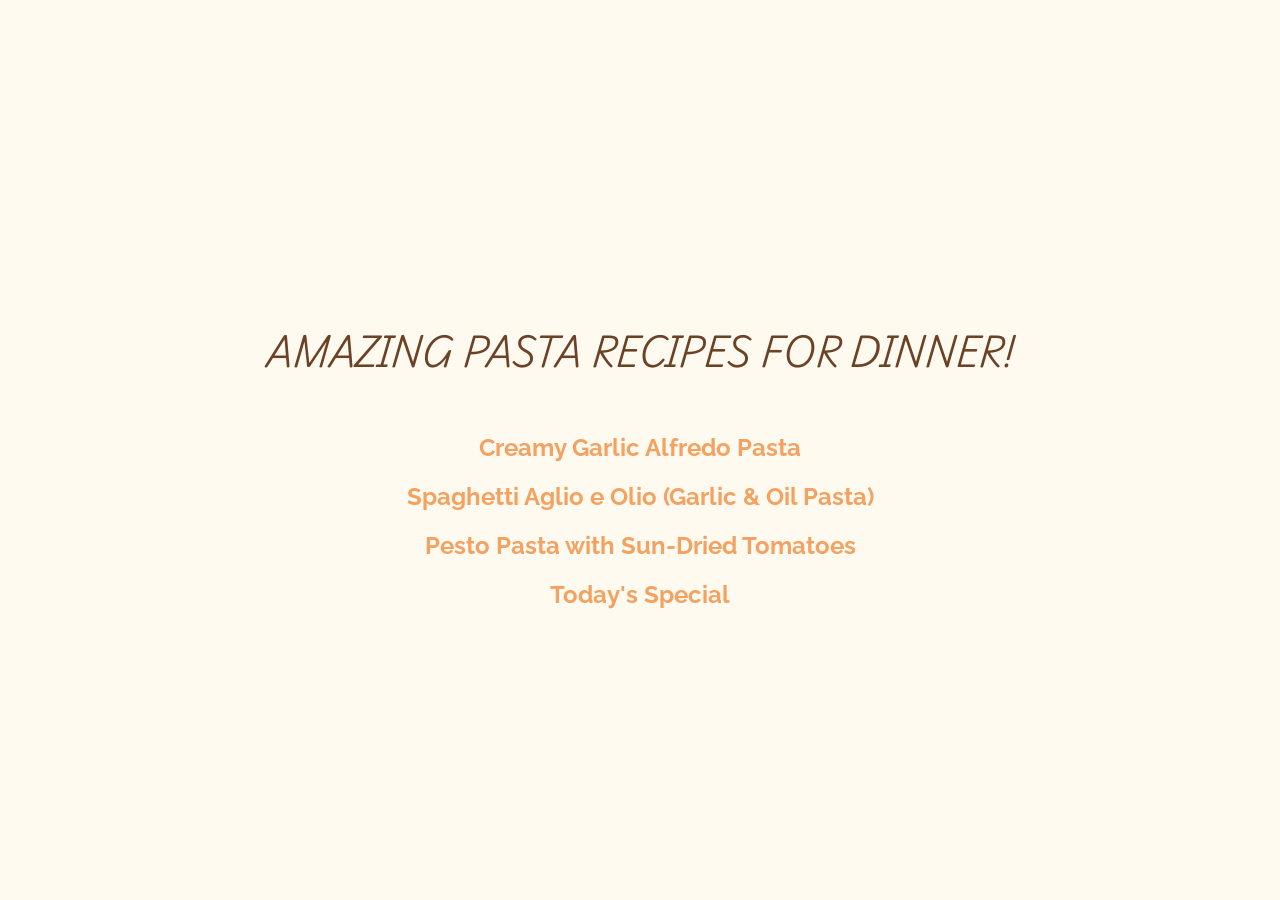
<file: index.html>
<!DOCTYPE html>
<html lang="en">
  <head>
    <meta charset="UTF-8" />
    <meta name="viewport" content="width=device-width, initial-scale=1.0" />
    <title>Luigi Mangione</title>
    <link rel="icon" type="image/png" href="./img/logo.png" />
    <link rel="stylesheet" href="./style.css" />
    <link rel="preconnect" href="https://fonts.googleapis.com" />
    <link rel="preconnect" href="https://fonts.gstatic.com" crossorigin />
    <link
      href="https://fonts.googleapis.com/css2?family=Playwrite+AU+SA:wght@100..400&family=Roboto:ital,wght@0,100..900;1,100..900&display=swap"
      rel="stylesheet"
    />
    <link rel="preconnect" href="https://fonts.googleapis.com" />
    <link rel="preconnect" href="https://fonts.gstatic.com" crossorigin />
    <link
      href="https://fonts.googleapis.com/css2?family=Raleway:ital,wght@0,100..900;1,100..900&display=swap"
      rel="stylesheet"
    />
  </head>
  <body class="homepage">
    <div class="container">
      <h1>AMAZING PASTA RECIPES FOR DINNER!</h1>
      <h2>
        <a href="./recipes/creamy_garlic_alfredo.html"
          >Creamy Garlic Alfredo Pasta</a
        >
      </h2>
      <h2>
        <a href="./recipes/spaghetti_aglio_e _olio.html"
          >Spaghetti Aglio e Olio (Garlic & Oil Pasta)</a
        >
      </h2>
      <h2>
        <a href="./recipes/perto_pasta.html"
          >Pesto Pasta with Sun-Dried Tomatoes</a
        >
      </h2>
      <h2>
        <a href="./recipes/special.html">Today's Special</a>
      </h2>
    </div>
  </body>
</html>
</file>
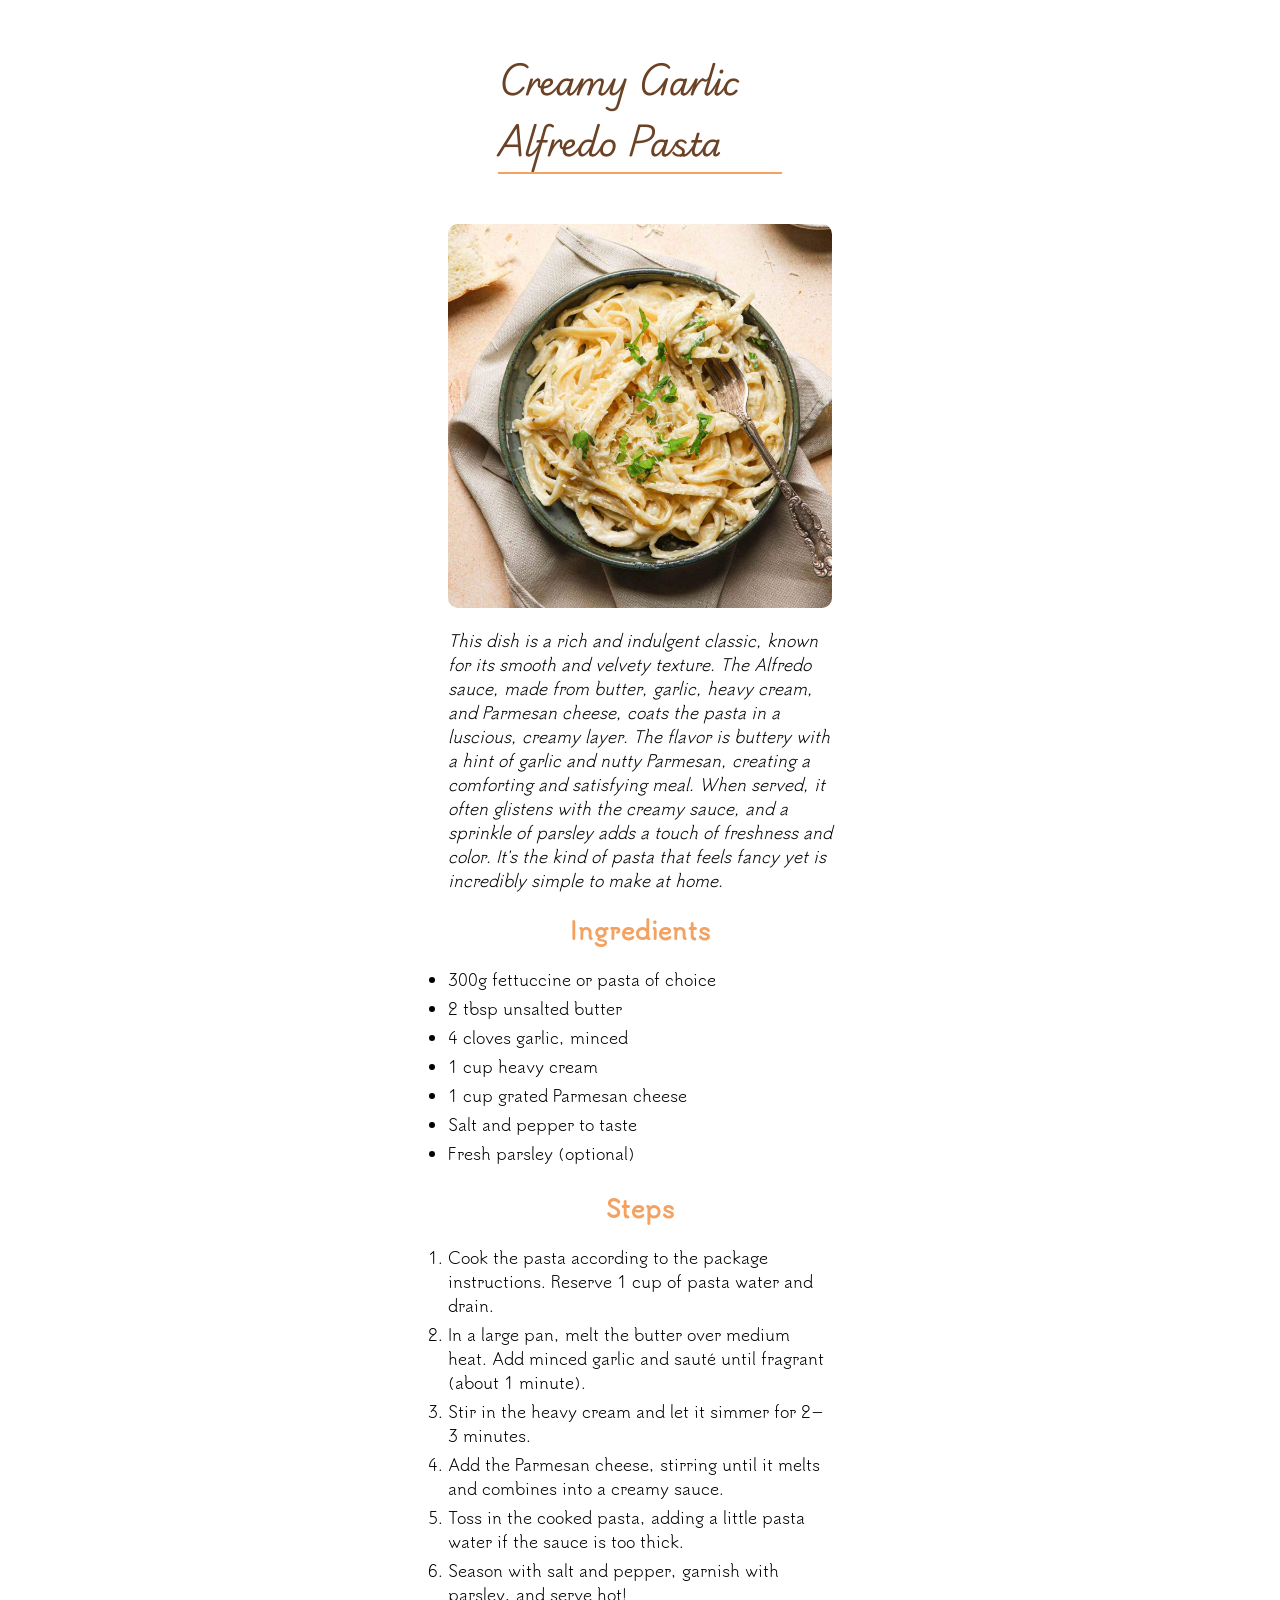
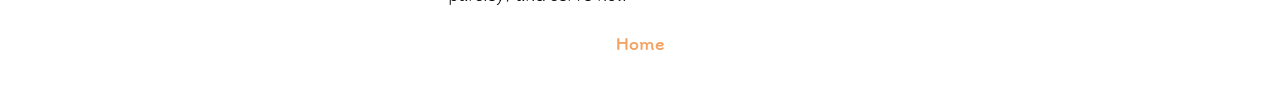
<file: recipes/creamy_garlic_alfredo.html>
<!DOCTYPE html>
<html lang="en">
  <head>
    <meta charset="UTF-8" />
    <meta name="viewport" content="width=device-width, initial-scale=1.0" />
    <title>Creamy Garlic Alfredo Pasta</title>
    <link rel="icon" type="image/x-icon" href="../img/logo.png" />
    <link rel="stylesheet" href="../style.css" />
    <link rel="preconnect" href="https://fonts.googleapis.com" />
    <link rel="preconnect" href="https://fonts.gstatic.com" crossorigin />
    <link
      href="https://fonts.googleapis.com/css2?family=Playwrite+AU+SA:wght@100..400&family=Roboto:ital,wght@0,100..900;1,100..900&display=swap"
      rel="stylesheet"
    />
    <link rel="preconnect" href="https://fonts.googleapis.com" />
    <link rel="preconnect" href="https://fonts.gstatic.com" crossorigin />
    <link
      href="https://fonts.googleapis.com/css2?family=Raleway:ital,wght@0,100..900;1,100..900&display=swap"
      rel="stylesheet"
    />
    <link rel="preconnect" href="https://fonts.googleapis.com" />
    <link rel="preconnect" href="https://fonts.gstatic.com" crossorigin />
    <link
      href="https://fonts.googleapis.com/css2?family=Tsukimi+Rounded&display=swap"
      rel="stylesheet"
    />
  </head>
  <body class="recipe-page">
    <h1>Creamy Garlic Alfredo Pasta</h1>
    <img
      src="../img/Creamy Garlic Alfredo Pasta.jpg"
      alt="image of Creamy Garlic Alfredo Pasta"
    />
    <p>
      <em
        >This dish is a rich and indulgent classic, known for its smooth and
        velvety texture. The Alfredo sauce, made from butter, garlic, heavy
        cream, and Parmesan cheese, coats the pasta in a luscious, creamy layer.
        The flavor is buttery with a hint of garlic and nutty Parmesan, creating
        a comforting and satisfying meal. When served, it often glistens with
        the creamy sauce, and a sprinkle of parsley adds a touch of freshness
        and color. It's the kind of pasta that feels fancy yet is incredibly
        simple to make at home.</em
      >
    </p>
    <h2>Ingredients</h2>
    <ul>
      <li>300g fettuccine or pasta of choice</li>
      <li>2 tbsp unsalted butter</li>
      <li>4 cloves garlic, minced</li>
      <li>1 cup heavy cream</li>
      <li>1 cup grated Parmesan cheese</li>
      <li>Salt and pepper to taste</li>
      <li>Fresh parsley (optional)</li>
    </ul>
    <h2>Steps</h2>
    <ol>
      <li>
        Cook the pasta according to the package instructions. Reserve 1 cup of
        pasta water and drain.
      </li>
      <li>
        In a large pan, melt the butter over medium heat. Add minced garlic and
        sauté until fragrant (about 1 minute).
      </li>
      <li>Stir in the heavy cream and let it simmer for 2–3 minutes.</li>
      <li>
        Add the Parmesan cheese, stirring until it melts and combines into a
        creamy sauce.
      </li>
      <li>
        Toss in the cooked pasta, adding a little pasta water if the sauce is
        too thick.
      </li>
      <li>Season with salt and pepper, garnish with parsley, and serve hot!</li>
    </ol>
    <a href="../index.html"><b>Home</b></a>
  </body>
</html>
</file>
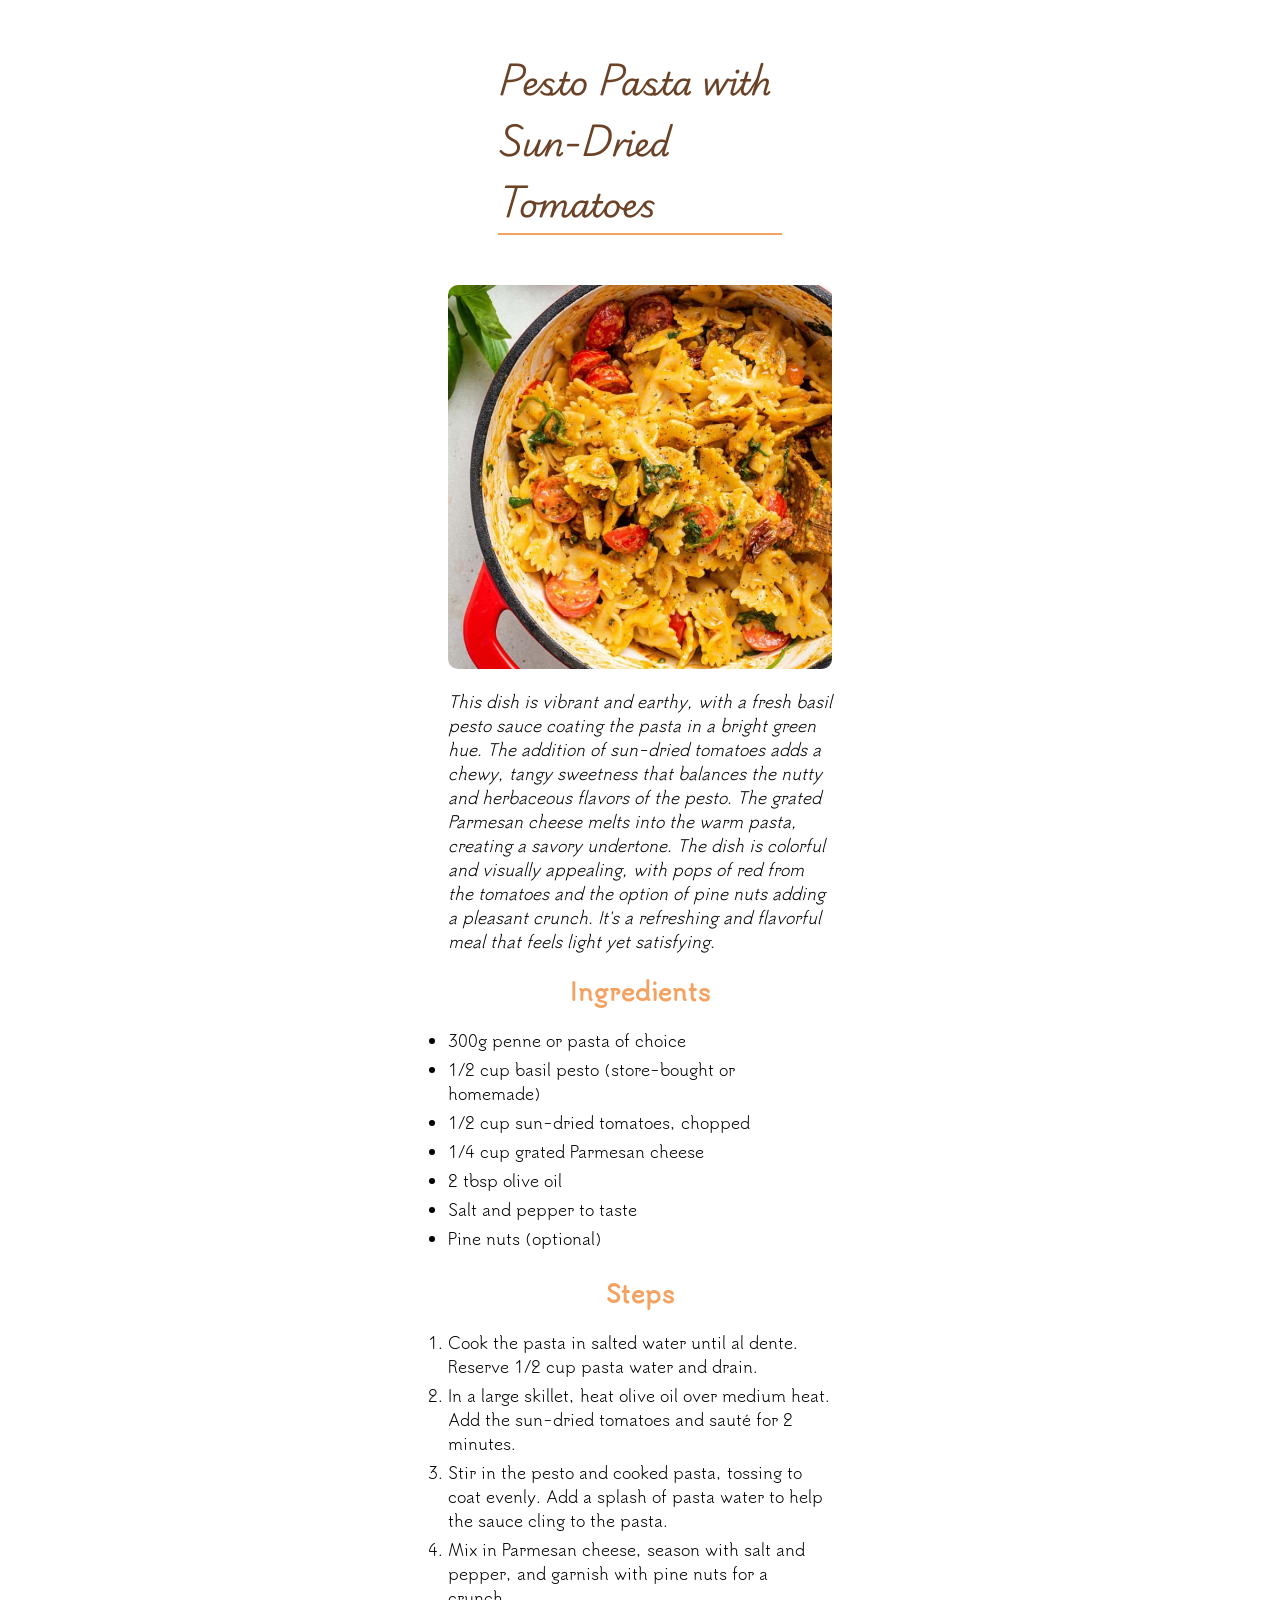
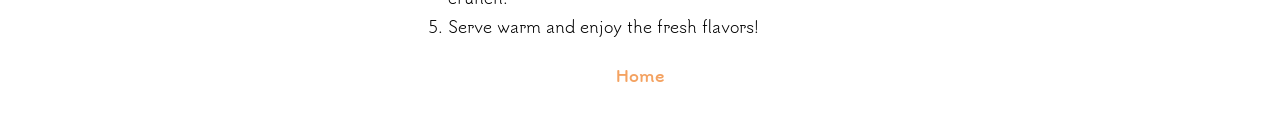
<file: recipes/perto_pasta.html>
<!DOCTYPE html>
<html lang="en">
  <head>
    <meta charset="UTF-8" />
    <meta name="viewport" content="width=device-width, initial-scale=1.0" />
    <title>Pesto Pasta with Sun-Dried Tomatoes</title>
    <link rel="icon" type="image/x-icon" href="../img/logo.png" />
    <link rel="stylesheet" href="../style.css" />
    <link rel="preconnect" href="https://fonts.googleapis.com" />
    <link rel="preconnect" href="https://fonts.gstatic.com" crossorigin />
    <link
      href="https://fonts.googleapis.com/css2?family=Playwrite+AU+SA:wght@100..400&family=Roboto:ital,wght@0,100..900;1,100..900&display=swap"
      rel="stylesheet"
    />
    <link rel="preconnect" href="https://fonts.googleapis.com" />
    <link rel="preconnect" href="https://fonts.gstatic.com" crossorigin />
    <link
      href="https://fonts.googleapis.com/css2?family=Raleway:ital,wght@0,100..900;1,100..900&display=swap"
      rel="stylesheet"
    />
    <link rel="preconnect" href="https://fonts.googleapis.com" />
    <link rel="preconnect" href="https://fonts.gstatic.com" crossorigin />
    <link
      href="https://fonts.googleapis.com/css2?family=Tsukimi+Rounded&display=swap"
      rel="stylesheet"
    />
  </head>
  <body class="recipe-page">
    <h1>Pesto Pasta with Sun-Dried Tomatoes</h1>
    <img
      src="../img/Pesto Pasta .jpg"
      alt="Image of Pesto Pasta with Sun-Dried Tomatoes"
    />
    <p>
      <em
        >This dish is vibrant and earthy, with a fresh basil pesto sauce coating
        the pasta in a bright green hue. The addition of sun-dried tomatoes adds
        a chewy, tangy sweetness that balances the nutty and herbaceous flavors
        of the pesto. The grated Parmesan cheese melts into the warm pasta,
        creating a savory undertone. The dish is colorful and visually
        appealing, with pops of red from the tomatoes and the option of pine
        nuts adding a pleasant crunch. It's a refreshing and flavorful meal that
        feels light yet satisfying.
      </em>
    </p>
    <h2>Ingredients</h2>
    <ul>
      <li>300g penne or pasta of choice</li>
      <li>1/2 cup basil pesto (store-bought or homemade)</li>
      <li>1/2 cup sun-dried tomatoes, chopped</li>
      <li>1/4 cup grated Parmesan cheese</li>
      <li>2 tbsp olive oil</li>
      <li>Salt and pepper to taste</li>
      <li>Pine nuts (optional)</li>
    </ul>
    <h2>Steps</h2>
    <ol>
      <li>
        Cook the pasta in salted water until al dente. Reserve 1/2 cup pasta
        water and drain.
      </li>
      <li>
        In a large skillet, heat olive oil over medium heat. Add the sun-dried
        tomatoes and sauté for 2 minutes.
      </li>
      <li>
        Stir in the pesto and cooked pasta, tossing to coat evenly. Add a splash
        of pasta water to help the sauce cling to the pasta.
      </li>
      <li>
        Mix in Parmesan cheese, season with salt and pepper, and garnish with
        pine nuts for a crunch.
      </li>
      <li>Serve warm and enjoy the fresh flavors!</li>
    </ol>
    <a href="../index.html"><b>Home</b></a>
  </body>
</html>
</file>
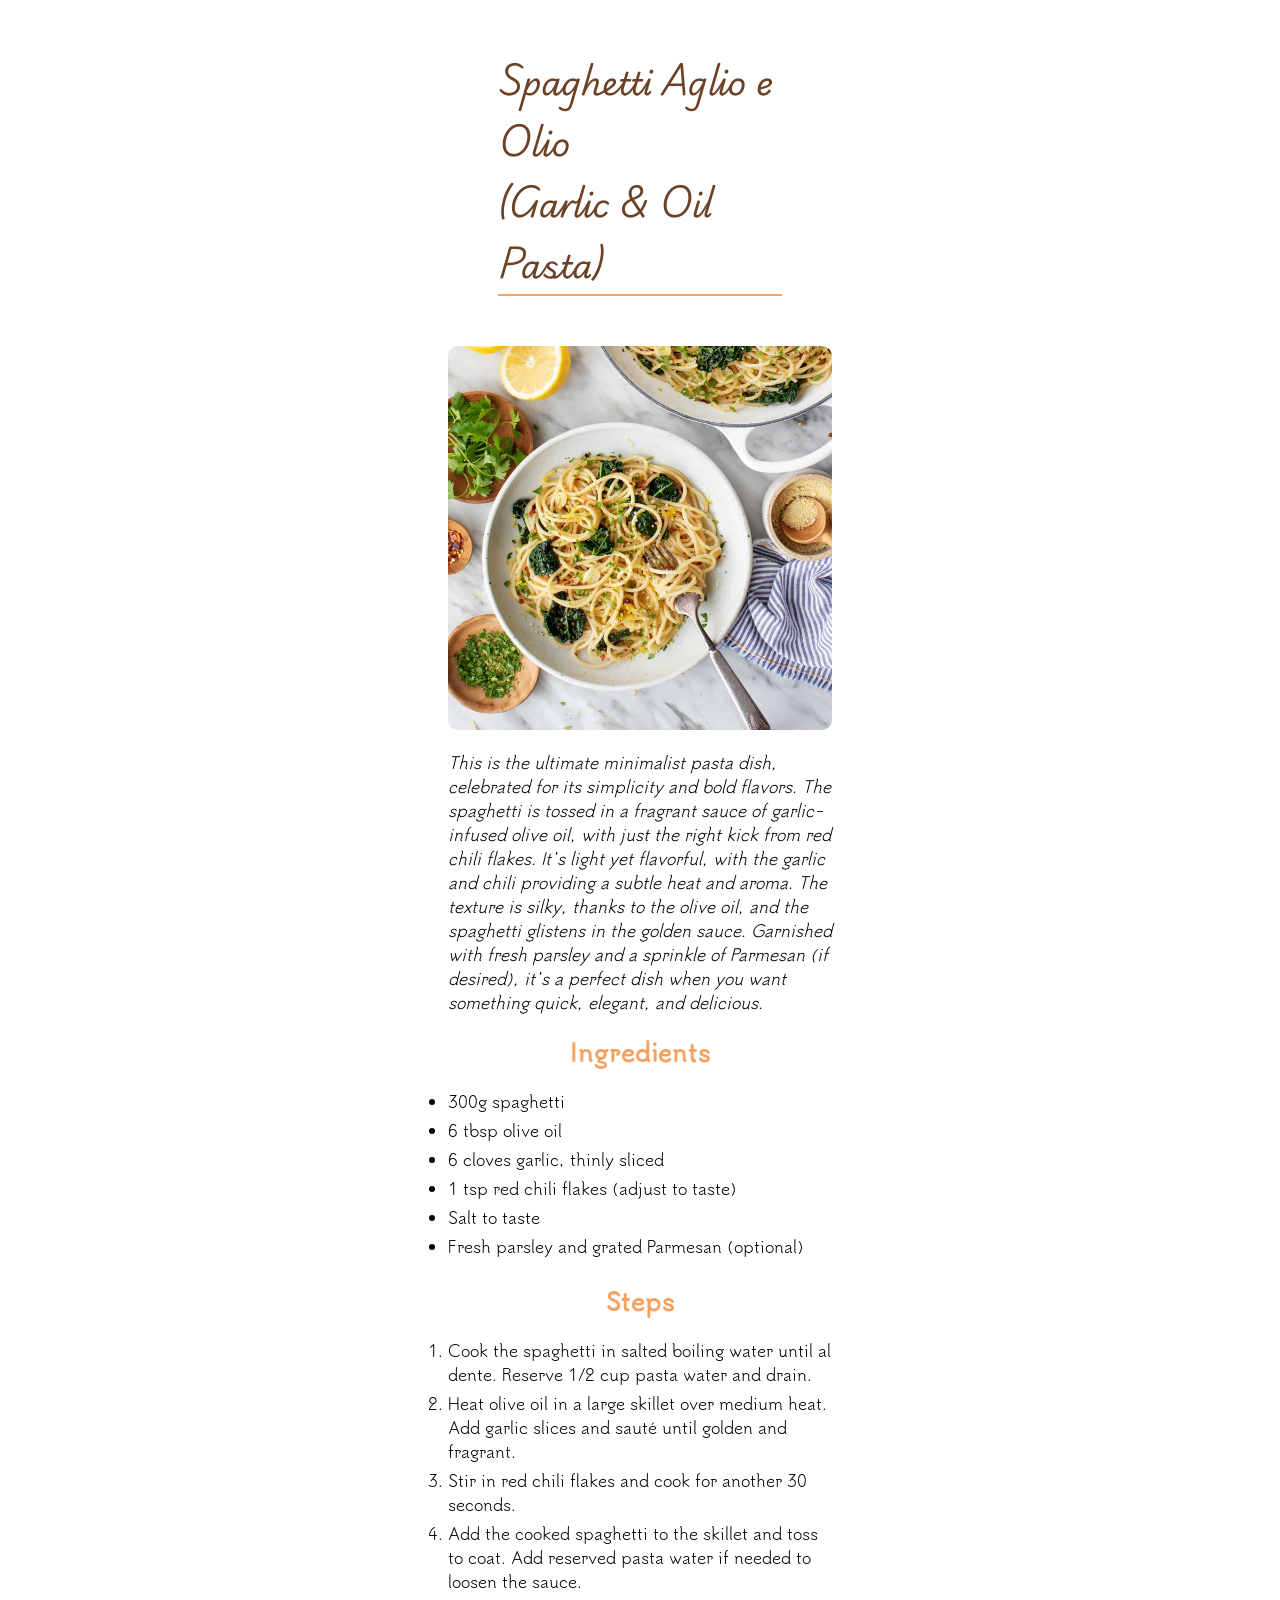
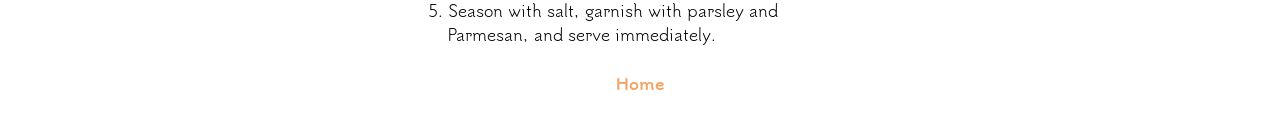
<file: recipes/spaghetti_aglio_e _olio.html>
<!DOCTYPE html>
<html lang="en">
  <head>
    <meta charset="UTF-8" />
    <meta name="viewport" content="width=device-width, initial-scale=1.0" />
    <title>Spaghetti Aglio e Olio (Garlic & Oil Pasta)</title>
    <link rel="icon" type="image/x-icon" href="../img/logo.png" />
    <link rel="stylesheet" href="../style.css" />
    <link rel="preconnect" href="https://fonts.googleapis.com" />
    <link rel="preconnect" href="https://fonts.gstatic.com" crossorigin />
    <link
      href="https://fonts.googleapis.com/css2?family=Playwrite+AU+SA:wght@100..400&family=Roboto:ital,wght@0,100..900;1,100..900&display=swap"
      rel="stylesheet"
    />
    <link rel="preconnect" href="https://fonts.googleapis.com" />
    <link rel="preconnect" href="https://fonts.gstatic.com" crossorigin />
    <link
      href="https://fonts.googleapis.com/css2?family=Raleway:ital,wght@0,100..900;1,100..900&display=swap"
      rel="stylesheet"
    />
    <link rel="preconnect" href="https://fonts.googleapis.com" />
    <link rel="preconnect" href="https://fonts.gstatic.com" crossorigin />
    <link
      href="https://fonts.googleapis.com/css2?family=Tsukimi+Rounded&display=swap"
      rel="stylesheet"
    />
  </head>
  <body class="recipe-page">
    <h1>Spaghetti Aglio e Olio <br />(Garlic & Oil Pasta)</h1>
    <img
      src="../img/Spaghetti Aglio e Olio.jpg"
      alt="image of Spaghetti Aglio e Olio (Garlic & Oil Pasta)"
    />
    <p>
      <em
        >This is the ultimate minimalist pasta dish, celebrated for its
        simplicity and bold flavors. The spaghetti is tossed in a fragrant sauce
        of garlic-infused olive oil, with just the right kick from red chili
        flakes. It’s light yet flavorful, with the garlic and chili providing a
        subtle heat and aroma. The texture is silky, thanks to the olive oil,
        and the spaghetti glistens in the golden sauce. Garnished with fresh
        parsley and a sprinkle of Parmesan (if desired), it’s a perfect dish
        when you want something quick, elegant, and delicious.</em
      >
    </p>
    <h2>Ingredients</h2>
    <ul>
      <li>300g spaghetti</li>
      <li>6 tbsp olive oil</li>
      <li>6 cloves garlic, thinly sliced</li>
      <li>1 tsp red chili flakes (adjust to taste)</li>
      <li>Salt to taste</li>
      <li>Fresh parsley and grated Parmesan (optional)</li>
    </ul>
    <h2>Steps</h2>
    <ol>
      <li>
        Cook the spaghetti in salted boiling water until al dente. Reserve 1/2
        cup pasta water and drain.
      </li>
      <li>
        Heat olive oil in a large skillet over medium heat. Add garlic slices
        and sauté until golden and fragrant.
      </li>
      <li>Stir in red chili flakes and cook for another 30 seconds.</li>
      <li>
        Add the cooked spaghetti to the skillet and toss to coat. Add reserved
        pasta water if needed to loosen the sauce.
      </li>
      <li>
        Season with salt, garnish with parsley and Parmesan, and serve
        immediately.
      </li>
    </ol>
    <a href="../index.html"><b>Home</b></a>
  </body>
</html>
</file>
<file: style.css>
/* Reset some default browser styles */
* {
  margin: 0;
  padding: 0;
  box-sizing: border-box;
  /* border: 1px solid red; */
  font-family: "Tsukimi Rounded", serif;
}
.homepage {
  height: 100vh;
  display: flex;
  justify-content: center;
  align-items: center;
  background-color: #fffaf0;
}

h1 {
  margin: 50px;
  display: flex;
  justify-content: center;
  font-family: "Playwrite AU SA", serif;
  color: #6b4226;
}

h2 {
  margin-bottom: 20px;
  margin-top: 20px;
  text-align: center;
  color: #f4a261;
}

img {
  border-radius: 10px;
  margin-bottom: 20px;
}

li {
  margin-bottom: 5px;
}

a {
  text-decoration: none;
  font-family: "Raleway", serif;
  color: #f4a261;
}

a:visited {
  color: #f4a261;
}

a:hover {
  color: #ffc20e;
}

.creamy-pasta {
  display: flex;
  height: 100vh;
}

/* recipe page  */

.recipe-page {
  display: flex;
  flex-direction: column;
  justify-content: center;
  padding-left: 35%;
  padding-right: 35%;
}

.recipe-page h1 {
  border-bottom: 2px solid #f4a261;
}

.recipe-page a {
  margin-top: 20px;
  margin-bottom: 40px;
  display: flex;
  justify-content: center;
}
</file>
